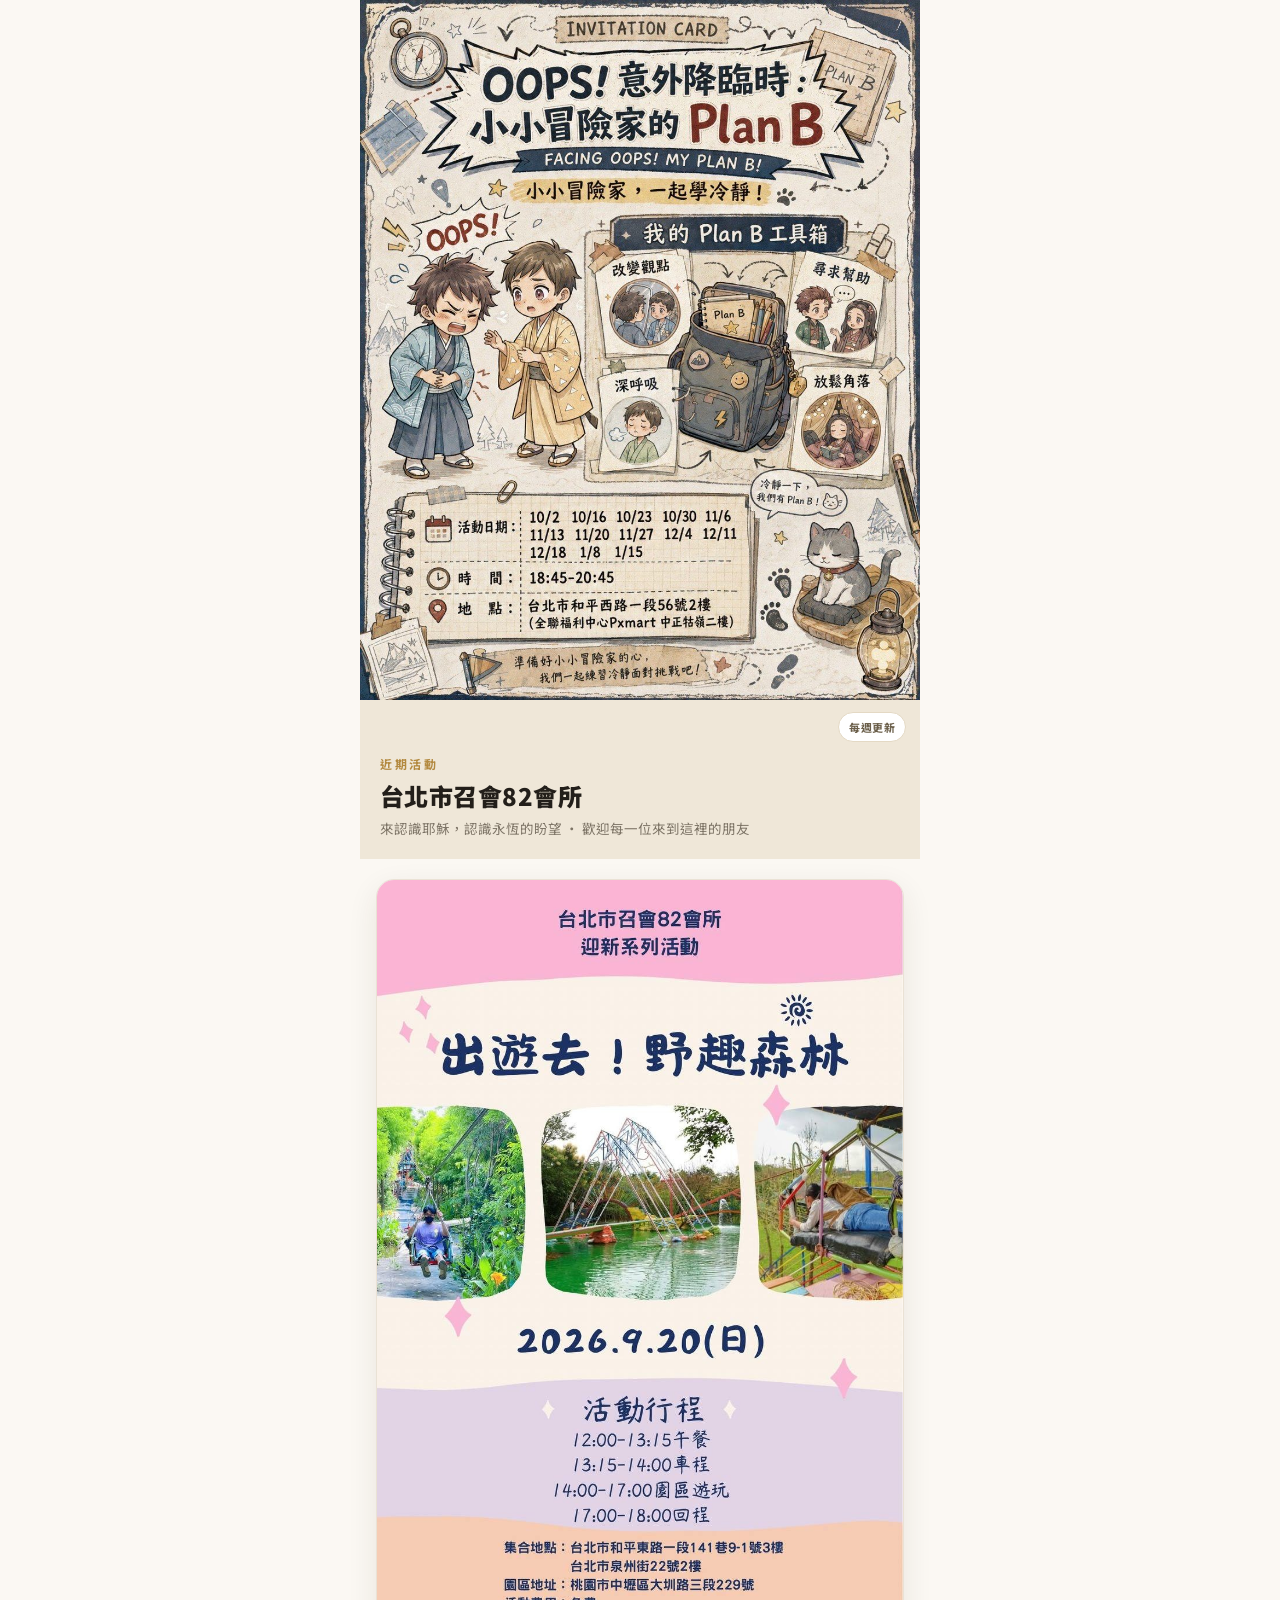
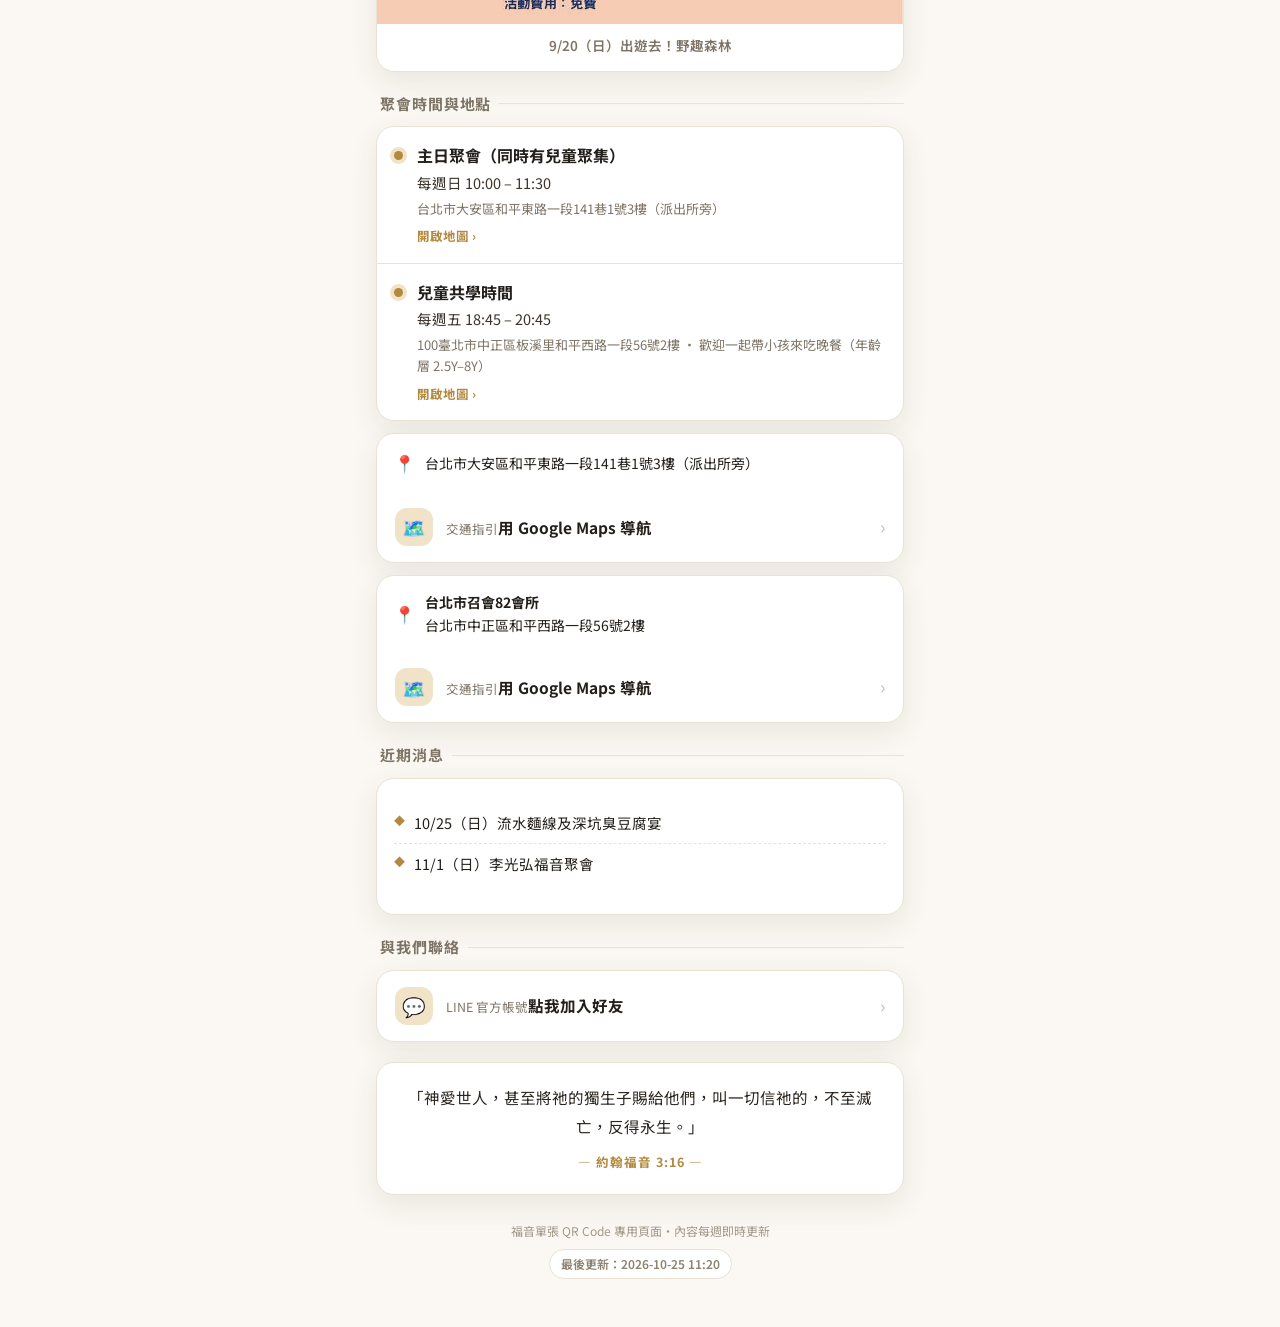
<file: index.html>
<!DOCTYPE html>
<html lang="zh-Hant">
<head>
<meta charset="utf-8">
<meta name="viewport" content="width=device-width, initial-scale=1, viewport-fit=cover">
<title>台北市召會82會所</title>
<meta name="description" content="聚會時間、地點與聯絡資訊，內容即時更新。">
<meta property="og:title" content="台北市召會82會所">
<meta property="og:description" content="聚會時間、地點與聯絡資訊">
<meta property="og:image" content="assets/cover-20260914100733.jpg?v=20260914100733">
<meta name="theme-color" content="#1f1b16">
<link rel="preconnect" href="https://fonts.googleapis.com">
<link rel="preconnect" href="https://fonts.gstatic.com" crossorigin>
<link href="https://fonts.googleapis.com/css2?family=Noto+Sans+TC:wght@400;500;700;900&display=swap" rel="stylesheet">
<style>
  :root{
    --bg:#fbf8f3; --card:#ffffff; --ink:#231f1a; --muted:#7d7466;
    --gold:#b3893f; --gold-soft:#f0e3c8; --line:#eae2d5; --shadow:0 10px 30px rgba(60,45,20,.09);
  }
  *{box-sizing:border-box;-webkit-tap-highlight-color:transparent}
  html,body{margin:0;padding:0}
  body{
    background:var(--bg); color:var(--ink);
    font-family:"Noto Sans TC",-apple-system,BlinkMacSystemFont,"Segoe UI",system-ui,sans-serif;
    line-height:1.65; -webkit-font-smoothing:antialiased;
  }
  .wrap{max-width:560px;margin:0 auto;padding:0 0 48px}
  /* ── Hero ── */
  .hero{position:relative;background:#111;overflow:hidden}
  .hero img{display:block;width:100%;aspect-ratio:16/10;object-fit:cover;opacity:.94}
  .hero .veil{position:absolute;inset:0;background:linear-gradient(to top,rgba(10,8,5,.88) 8%,rgba(10,8,5,.15) 55%,rgba(10,8,5,.35) 100%)}
  .hero .txt{position:absolute;left:0;right:0;bottom:0;padding:22px 22px 24px;color:#fff}
  .hero .eyebrow{font-size:12px;letter-spacing:.22em;color:#f4dfae;font-weight:700;margin-bottom:6px}
  .hero h1{margin:0;font-size:27px;font-weight:900;letter-spacing:.02em;line-height:1.3;text-shadow:0 2px 14px rgba(0,0,0,.5)}
  .hero p{margin:6px 0 0;font-size:13.5px;color:#eee3cf;opacity:.95}
  .stamp{position:absolute;top:14px;right:14px;background:rgba(255,255,255,.14);backdrop-filter:blur(8px);
    border:1px solid rgba(255,255,255,.28);color:#fff;font-size:11px;font-weight:700;
    padding:5px 10px;border-radius:999px;letter-spacing:.04em}
  /* ── Hero: 海報模式（直式圖不裁切，標題移到圖下方） ── */
  .hero.poster{display:flex;flex-direction:column;background:#efe7d8}
  .hero.poster img{aspect-ratio:auto;object-fit:contain;opacity:1}
  .hero.poster .veil{display:none}
  .hero.poster .stamp{position:static;align-self:flex-end;margin:12px 14px 0;
    background:#fff;color:#6b5f4a;border-color:#e4d9c4;backdrop-filter:none}
  .hero.poster .txt{position:static;color:var(--ink);padding:12px 20px 20px}
  .hero.poster .eyebrow{color:var(--gold)}
  .hero.poster h1{font-size:24px;text-shadow:none}
  .hero.poster p{color:var(--muted);opacity:1}
  /* ── Sections ── */
  section{padding:0 16px;margin-top:20px}
  .card{background:var(--card);border:1px solid var(--line);border-radius:18px;box-shadow:var(--shadow);overflow:hidden}
  h2{font-size:15px;margin:0 0 10px 4px;font-weight:700;letter-spacing:.06em;color:var(--muted);
     display:flex;align-items:center;gap:8px}
  h2::after{content:"";flex:1;height:1px;background:var(--line)}
  /* ── Meetings ── */
  .meet{display:flex;gap:14px;padding:15px 17px;border-bottom:1px solid var(--line);align-items:flex-start}
  .meet:last-child{border-bottom:0}
  .meet .dot{width:9px;height:9px;border-radius:50%;background:var(--gold);flex:0 0 auto;margin-top:9px;
    box-shadow:0 0 0 4px var(--gold-soft)}
  .meet .n{font-weight:700;font-size:16px;margin:0}
  .meet .t{font-size:14.5px;color:#3c352c;margin:2px 0 0}
  .meet .p{font-size:13px;color:var(--muted);margin:3px 0 0}
  .meet a.maps{display:inline-block;margin-top:7px;font-size:12.5px;color:var(--gold);font-weight:700;text-decoration:none}
  .addr{display:flex;gap:10px;padding:15px 17px;align-items:center;font-size:14px}
  .addr .ico{font-size:17px}
  /* ── Posters（活動海報／單張） ── */
  .poster{display:block;text-decoration:none;color:inherit}
  .poster img{display:block;width:100%;height:auto}
  .poster .pc{padding:10px 16px 14px;font-size:13.5px;color:var(--muted);text-align:center;font-weight:600}
  /* ── Announcements ── */
  .news{padding:8px 17px 14px}
  .news li{list-style:none;position:relative;padding:8px 0 8px 20px;font-size:14.5px;border-bottom:1px dashed var(--line)}
  .news li:last-child{border-bottom:0}
  .news li::before{content:"◆";position:absolute;left:0;top:8px;color:var(--gold);font-size:11px}
  /* ── Verse ── */
  .verse{padding:20px 20px 22px;text-align:center}
  .verse .q{font-size:15.5px;line-height:1.9;color:#2c2620}
  .verse .r{margin-top:10px;font-size:12.5px;color:var(--gold);font-weight:700;letter-spacing:.08em}
  /* ── Contacts ── */
  .contact{display:block;text-decoration:none;color:inherit;display:flex;align-items:center;gap:13px;
    padding:16px 18px;border-bottom:1px solid var(--line)}
  .contact:last-child{border-bottom:0}
  .contact .ci{font-size:19px;width:38px;height:38px;flex:0 0 auto;border-radius:12px;background:var(--gold-soft);
    display:flex;align-items:center;justify-content:center}
  .contact .cl{font-size:12.5px;color:var(--muted);margin:0}
  .contact .cv{font-size:15.5px;font-weight:700;margin:0}
  .contact .arrow{margin-left:auto;color:#c9bda6;font-size:18px}
  .contact:active{background:#faf7f1}
  /* ── Footer ── */
  footer{text-align:center;padding:26px 20px 0;color:#a2988a;font-size:12px}
  footer .up{display:inline-block;margin-top:8px;padding:4px 11px;border:1px solid var(--line);
    border-radius:999px;background:#fff;color:#8b8271;font-weight:600}
  .fade{animation:fade .5s ease both}
  @keyframes fade{from{opacity:0;transform:translateY(6px)}to{opacity:1;transform:none}}
</style>
</head>
<body>
<div class="wrap">

  <header class="hero">
    <img id="cover" src="assets/cover-20260914100733.jpg?v=20260914100733" alt="聚會照片">
    <div class="veil"></div>
    <div class="stamp">每週更新</div>
    <div class="txt">
      <div class="eyebrow" id="eyebrow">WELCOME</div>
      <h1 id="title">—</h1>
      <p id="subtitle">—</p>
    </div>
  </header>

  <section id="postersSec" style="display:none">
    <div class="card" id="posters"></div>
  </section>

  <section>
    <h2>聚會時間與地點</h2>
    <div class="card" id="meetings"></div>
    <div class="card" style="margin-top:12px">
      <div class="addr"><span class="ico">📍</span><span id="addr">—</span></div>
      <a class="contact" id="mapBtn" href="#" target="_blank" rel="noopener">
        <span class="ci">🗺️</span>
        <span><span class="cl">交通指引</span><span class="cv">用 Google Maps 導航</span></span>
        <span class="arrow">›</span>
      </a>
    </div>
    <div class="card" id="halls" style="margin-top:12px"></div>
  </section>

  <section>
    <h2 id="newsH2">本週消息</h2>
    <div class="card"><ul class="news" id="news"></ul></div>
  </section>

  <section>
    <h2>與我們聯絡</h2>
    <div class="card" id="contacts"></div>
  </section>

  <section>
    <div class="card verse">
      <div class="q" id="verseText">—</div>
      <div class="r" id="verseRef">—</div>
    </div>
  </section>

  <footer>
    <div id="footerNote">—</div>
    <div class="up" id="updated">—</div>
  </footer>
</div>

<script id="content-data" type="application/json">{"site_title": "台北市召會82會所", "tagline": "來認識耶穌，認識永恆的盼望", "sub_tagline": "歡迎每一位來到這裡的朋友", "cover_image": "assets/cover-20260914100733.jpg", "cover_version": "20260914100733", "cover_mode": "poster", "cover_caption": "近期活動", "news_title": "近期消息", "announcements": ["10/25（日）流水麵線及深坑臭豆腐宴", "11/1（日）李光弘福音聚會"], "meetings": [{"name": "主日聚會（同時有兒童聚集）", "time": "每週日 10:00 – 11:30", "place": "台北市大安區和平東路一段141巷1號3樓（派出所旁）", "maps": "https://www.google.com/maps/search/?api=1&query=%E5%8F%B0%E5%8C%97%E5%B8%82%E5%A4%A7%E5%AE%89%E5%8D%80%E5%92%8C%E5%B9%B3%E6%9D%B1%E8%B7%AF%E4%B8%80%E6%AE%B5141%E5%B7%B71%E8%99%9F3%E6%A8%93"}, {"name": "兒童共學時間", "time": "每週五 18:45 – 20:45", "place": "100臺北市中正區板溪里和平西路一段56號2樓 · 歡迎一起帶小孩來吃晚餐（年齡層 2.5Y–8Y）", "maps": "https://share.google/ql4QYTFnkKjJPTWPV"}], "verse": {"text": "神愛世人，甚至將祂的獨生子賜給他們，叫一切信祂的，不至滅亡，反得永生。", "ref": "約翰福音 3:16"}, "address": "台北市大安區和平東路一段141巷1號3樓（派出所旁）", "map_url": "https://www.google.com/maps/search/?api=1&query=%E5%8F%B0%E5%8C%97%E5%B8%82%E5%A4%A7%E5%AE%89%E5%8D%80%E5%92%8C%E5%B9%B3%E6%9D%B1%E8%B7%AF%E4%B8%80%E6%AE%B5141%E5%B7%B71%E8%99%9F3%E6%A8%93", "halls": [{"name": "台北市召會82會所", "address": "台北市中正區和平西路一段56號2樓", "maps": "https://maps.app.goo.gl/7GmfMdh87rVjUFPs7"}], "contacts": [{"label": "LINE 官方帳號", "value": "點我加入好友", "url": "https://line.me/R/ti/p/@038lqqes", "icon": "💬"}], "footer_note": "福音單張 QR Code 專用頁面・內容每週即時更新", "updated_at": "2026-10-25 11:20", "posters": [{"image": "assets/poster-20260917203453.jpg", "version": "20260917203453", "caption": "9/20（日）出遊去！野趣森林", "alt": "9/20（日）出遊去！野趣森林"}]}</script>
<script>
(function(){
  var C = JSON.parse(document.getElementById('content-data').textContent);
  var $ = function(id){ return document.getElementById(id); };
  var esc = function(s){ return String(s==null?'':s).replace(/[&<>"]/g, function(c){
      return ({'&':'&amp;','<':'&lt;','>':'&gt;','"':'&quot;'})[c]; }); };

  document.title = C.site_title || '聚會資訊';
  $('title').textContent = C.site_title || '';
  $('subtitle').textContent = [C.tagline, C.sub_tagline].filter(Boolean).join(' · ');
  $('eyebrow').textContent = (C.cover_caption || 'WELCOME').toUpperCase();
  var cover = $('cover');
  cover.src = (C.cover_image || '') + (C.cover_version ? ('?v=' + encodeURIComponent(C.cover_version)) : '');
  cover.alt = C.cover_caption || '聚會照片';
  if (C.cover_mode === 'poster') document.querySelector('.hero').classList.add('poster');

  $('meetings').innerHTML = (C.meetings || []).map(function(m){
    return '<div class="meet"><span class="dot"></span><div>'
      + '<p class="n">' + esc(m.name) + '</p>'
      + '<p class="t">' + esc(m.time) + '</p>'
      + (m.place ? '<p class="p">' + esc(m.place) + '</p>' : '')
      + (m.maps ? '<a class="maps" target="_blank" rel="noopener" href="' + esc(m.maps) + '">開啟地圖 ›</a>' : '')
      + '</div></div>';
  }).join('');

  $('addr').textContent = C.address || '';
  $('mapBtn').href = C.map_url || '#';

  var halls = (C.halls || []);
  if (halls.length) {
    $('halls').innerHTML = halls.map(function(h){
      return '<div class="addr"><span class="ico">📍</span><span>'
        + (h.name ? '<b>' + esc(h.name) + '</b><br>' : '') + esc(h.address) + '</span></div>'
        + (h.maps ? '<a class="contact" href="' + esc(h.maps) + '" target="_blank" rel="noopener">'
            + '<span class="ci">🗺️</span><span><span class="cl">交通指引</span>'
            + '<span class="cv">用 Google Maps 導航</span></span><span class="arrow">›</span></a>' : '');
    }).join('');
  } else {
    $('halls').style.display = 'none';
  }

  var posters = (C.posters || []);
  if (posters.length) {
    $('posters').innerHTML = posters.map(function(p){
      var src = esc(p.image) + (p.version ? ('?v=' + encodeURIComponent(p.version)) : '');
      return '<a class="poster" href="' + src + '" target="_blank" rel="noopener">'
        + '<img src="' + src + '" alt="' + esc(p.alt || p.caption || '活動海報') + '" loading="lazy">'
        + (p.caption ? '<div class="pc">' + esc(p.caption) + '</div>' : '')
        + '</a>';
    }).join('');
    $('postersSec').style.display = '';
  }

  $('newsH2').textContent = C.news_title || '本週消息';
  $('news').innerHTML = (C.announcements || []).map(function(a){ return '<li>' + esc(a) + '</li>'; }).join('');

  $('contacts').innerHTML = (C.contacts || []).map(function(k){
    return '<a class="contact" href="' + esc(k.url) + '" target="_blank" rel="noopener">'
      + '<span class="ci">' + esc(k.icon || '•') + '</span>'
      + '<span><span class="cl">' + esc(k.label) + '</span><span class="cv">' + esc(k.value) + '</span></span>'
      + '<span class="arrow">›</span></a>';
  }).join('');

  $('verseText').textContent = '「' + (C.verse && C.verse.text || '') + '」';
  $('verseRef').textContent = '— ' + ((C.verse && C.verse.ref) || '') + ' —';
  $('footerNote').textContent = C.footer_note || '';
  $('updated').textContent = '最後更新：' + (C.updated_at || '');
  document.querySelector('.wrap').classList.add('fade');
})();
</script>
</body>
</html>
</file>
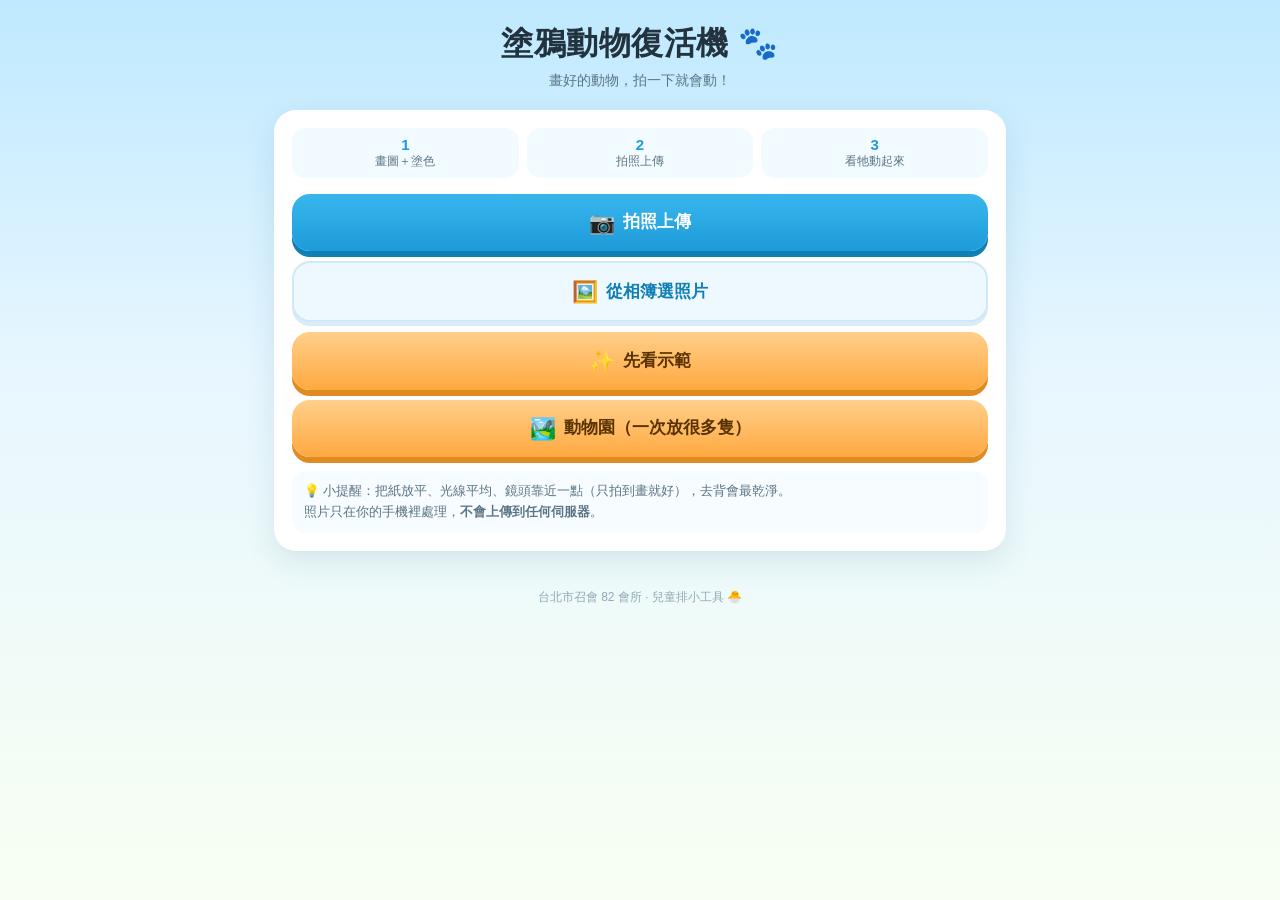
<file: animals/index.html>
<!DOCTYPE html>
<html lang="zh-Hant">
<head>
<meta charset="utf-8">
<meta name="viewport" content="width=device-width,initial-scale=1,viewport-fit=cover">
<meta name="theme-color" content="#7ad0ff">
<title>塗鴉動物復活機 🐾</title>
<meta name="description" content="把小朋友畫的動物上色圖拍下來，立刻變成會動的動物。照片不會上傳到任何伺服器。">
<link rel="stylesheet" href="style.css">
<link rel="icon" href="data:image/svg+xml,<svg xmlns='http://www.w3.org/2000/svg' viewBox='0 0 100 100'><text y='.9em' font-size='90'>🐾</text></svg>">
</head>
<body>

<header class="top">
  <h1>塗鴉動物復活機 <span class="paw">🐾</span></h1>
  <p class="sub">畫好的動物，拍一下就會動！</p>
</header>

<main>
  <!-- ① 上傳 -->
  <section id="pick" class="card">
    <div class="steps">
      <div class="step"><b>1</b> 畫圖＋塗色</div>
      <div class="step"><b>2</b> 拍照上傳</div>
      <div class="step"><b>3</b> 看牠動起來</div>
    </div>

    <label class="btn btn-main" for="fileCamera">
      <span class="ico">📷</span> 拍照上傳
    </label>
    <input id="fileCamera" type="file" accept="image/*" capture="environment" hidden>

    <label class="btn btn-2nd" for="fileAlbum">
      <span class="ico">🖼️</span> 從相簿選照片
    </label>
    <input id="fileAlbum" type="file" accept="image/*" hidden>

    <button id="btnDemo" class="btn btn-demo" type="button">
      <span class="ico">✨</span> 先看示範
    </button>

    <a class="btn btn-demo" href="zoo/" style="text-decoration:none">
      <span class="ico">🏞️</span> 動物園（一次放很多隻）
    </a>

    <p class="tip">
      💡 小提醒：把紙放平、光線平均、鏡頭靠近一點（只拍到畫就好），去背會最乾淨。<br>
      照片只在你的手機裡處理，<b>不會上傳到任何伺服器</b>。
    </p>
  </section>

  <!-- ② 舞台 -->
  <section id="play" class="card hidden">
    <div id="stageWrap" class="stage-wrap">
      <canvas id="stage"></canvas>
      <div id="busy" class="busy hidden"><div class="spinner"></div><span id="busyText">處理中…</span></div>
    </div>

    <div class="chips" id="animChips">
      <button class="chip active" data-anim="breathe">🫧 呼吸</button>
      <button class="chip" data-anim="walk">🐾 走路</button>
      <button class="chip" data-anim="jump">🎈 跳跳</button>
      <button class="chip" data-anim="dance">💃 跳舞</button>
      <button class="chip" data-anim="wave">🌊 波浪</button>
    </div>

    <div class="sliders">
      <label class="slider">
        <span>動作大小</span>
        <input id="amp" type="range" min="0" max="2" step="0.05" value="1">
      </label>
      <label class="slider">
        <span>速度快慢</span>
        <input id="speed" type="range" min="0.3" max="2.2" step="0.05" value="1">
      </label>
    </div>

    <div class="toggles">
      <label class="tg"><input id="tgScene" type="checkbox" checked> 加背景</label>
      <label class="tg"><input id="tgBg" type="checkbox" checked> 去背</label>
      <label class="tg"><input id="tgLight" type="checkbox" checked> 修正燈光</label>
    </div>

    <div class="actions">
      <button id="btnVideo" class="btn btn-main">📹 錄成影片</button>
      <button id="btnPng" class="btn btn-2nd">🖼️ 存透明圖</button>
      <button id="btnFull" class="btn btn-2nd">🖥️ 全螢幕</button>
      <button id="btnAgain" class="btn btn-ghost">🔄 換一張</button>
    </div>

    <p id="hint" class="hint"></p>
  </section>
</main>

<footer class="foot">台北市召會 82 會所 · 兒童排小工具 🐣</footer>

<div id="toast" class="toast"></div>

<script src="core.js"></script>
<script src="motion.js"></script>
<script src="app.js"></script>
</body>
</html>
</file>
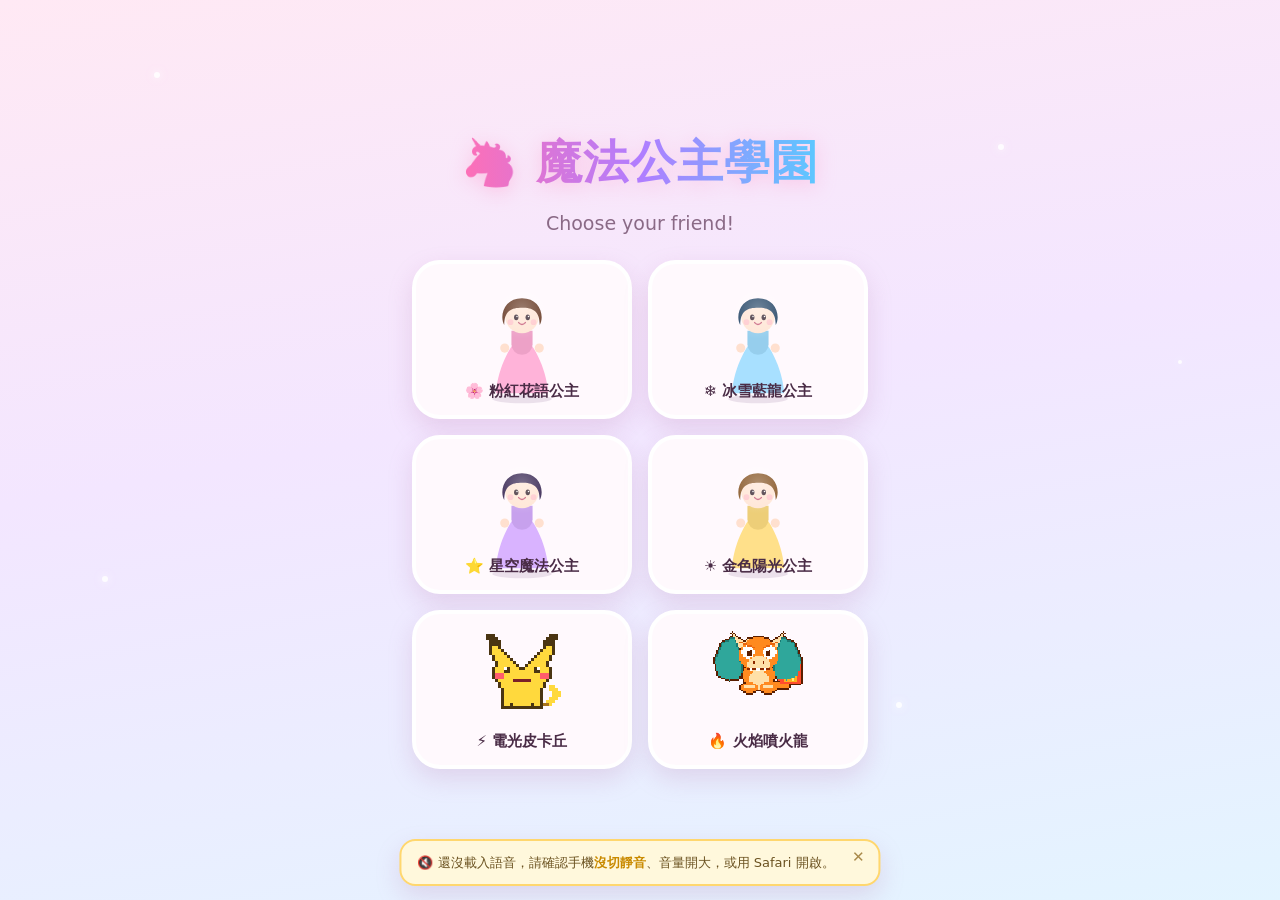
<file: princess/index.html>
<!doctype html>
<html lang="zh-Hant">
<head>
<meta charset="utf-8">
<meta name="viewport" content="width=device-width,initial-scale=1,maximum-scale=1,user-scalable=no,viewport-fit=cover">
<meta name="theme-color" content="#ffd6ec">
<meta name="apple-mobile-web-app-capable" content="yes">
<meta name="mobile-web-app-capable" content="yes">
<title>魔法公主學園 · Princess Magic Academy</title>
<link rel="stylesheet" href="css/app.css">
</head>
<body>
<div class="sky"><i class="star s1"></i><i class="star s2"></i><i class="star s3"></i><i class="star s4"></i><i class="star s5"></i></div>

<main id="app">

  <!-- ① 選夥伴 -->
  <section class="screen on" id="scr-boot">
    <h1 class="logo">🦄 魔法公主學園</h1>
    <p class="sub">Choose your friend!</p>
    <div class="picks" id="companionPicks"></div>
    <button class="ghost" id="btnContinue" hidden>出發 ▶</button>
  </section>

  <!-- ② 公主房間（主畫面） -->
  <section class="screen" id="scr-room">
    <header class="hud">
      <div class="stones" id="stoneBox"><span class="gem">💎</span><b id="stoneCount">0</b></div>
      <div class="hud-right">
        <button class="hud-btn" id="btnVoice" aria-label="聲音">🔊</button>
        <button class="hud-btn" id="btnParent" aria-label="家長">⚙️</button>
      </div>
    </header>

    <div class="stage" id="stage">
      <svg class="stagebg" viewBox="0 0 400 300" preserveAspectRatio="xMidYMax slice" aria-hidden="true">
        <g fill="#ffffff" opacity=".72">
          <ellipse cx="86" cy="60" rx="30" ry="16"/><ellipse cx="112" cy="54" rx="20" ry="12"/>
          <ellipse cx="300" cy="86" rx="26" ry="14"/><ellipse cx="276" cy="80" rx="16" ry="10"/>
        </g>
        <circle cx="342" cy="48" r="24" fill="#fff" opacity=".8"/>
        <circle cx="332" cy="42" r="24" fill="#ffe9f6" opacity=".95"/>
        <g fill="#d9b3ff" opacity=".95">
          <rect x="34" y="120" width="46" height="180" rx="6"/>
          <path d="M30 122 L57 84 L84 122 Z"/>
          <path d="M52 70 l5 12 l5 -12 z"/>
          <rect x="88" y="158" width="224" height="142"/>
          <rect x="320" y="132" width="46" height="168" rx="6"/>
          <path d="M316 134 L343 96 L370 134 Z"/>
          <path d="M338 82 l5 12 l5 -12 z"/>
        </g>
        <rect x="20" y="238" width="360" height="62" rx="10" fill="#dcbcff" opacity=".85"/>
        <g fill="#fff8fc" stroke="#e3c8ff" stroke-width="3">
          <rect x="142" y="178" width="30" height="46" rx="15"/>
          <rect x="228" y="178" width="30" height="46" rx="15"/>
          <rect x="184" y="204" width="32" height="32" rx="16"/>
        </g>
        <g fill="#fff" opacity=".7">
          <circle cx="70" cy="40" r="2.4"/><circle cx="120" cy="24" r="1.8"/>
          <circle cx="210" cy="36" r="2.2"/><circle cx="264" cy="18" r="1.6"/>
        </g>
      </svg>
      <div class="decor" id="decorLayer"></div>
      <div class="princess" id="princess"></div>
      <div class="bubble" id="bubble" hidden><span id="bubbleText"></span></div>
    </div>

    <div class="big-btns">
      <button class="big b1" id="btnPlay"><span class="em">🗺️</span><span class="lb">魔法探險</span></button>
      <button class="big b2" id="btnDex"><span class="em">🎴</span><span class="lb">寶卡圖鑑</span></button>
      <button class="big b3" id="btnShop"><span class="em">🎁</span><span class="lb">魔法商店</span></button>
      <button class="big b4" id="btnBopo"><span class="em">ㄅ</span><span class="lb">注音 ㄅㄆㄇ</span></button>
    </div>
  </section>

  <!-- ②-b 注音魔法屋 -->
  <section class="screen" id="scr-bopo">
    <header class="top">
      <button class="hud-btn" data-back="room">⬅️</button>
      <h2 class="title">注音魔法屋 ㄅㄆㄇ</h2>
      <div class="stones small"><span class="gem">💎</span><b class="stoneCount">0</b></div>
    </header>
    <div class="bopo-tabs" id="bopoTabs">
      <button data-tab="chart" class="on">🔤 圖鑑</button>
      <button data-tab="listen">👂 聽一聽</button>
      <button data-tab="blend">🧩 拼一拼</button>
    </div>
    <div class="bopo-body" id="bopoBody"></div>
  </section>

  <!-- ③ 地圖 -->
  <section class="screen" id="scr-map">
    <header class="top">
      <button class="hud-btn" data-back="room">⬅️</button>
      <h2 class="title">魔法探險地圖</h2>
      <div class="stones small"><span class="gem">💎</span><b class="stoneCount">0</b></div>
    </header>
    <div class="units" id="units"></div>
  </section>

  <!-- ④ 上課 -->
  <section class="screen lesson" id="scr-lesson">
    <header class="top lesson-top">
      <button class="hud-btn" id="btnQuit">✖️</button>
      <div class="dots" id="dots"></div>
      <button class="hud-btn" id="btnReplay">🔊</button>
    </header>
    <div class="lesson-body" id="lessonBody"></div>
  </section>

  <!-- ⑤ 圖鑑 -->
  <section class="screen" id="scr-dex">
    <header class="top">
      <button class="hud-btn" data-back="room">⬅️</button>
      <h2 class="title">寶卡圖鑑</h2>
      <div class="dex-count"><b id="dexOwned">0</b>/<span id="dexTotal">12</span></div>
    </header>
    <div class="dex-grid" id="dexGrid"></div>
  </section>

  <!-- ⑥ 商店 -->
  <section class="screen" id="scr-shop">
    <header class="top">
      <button class="hud-btn" data-back="room">⬅️</button>
      <h2 class="title">魔法商店</h2>
      <div class="stones small"><span class="gem">💎</span><b class="stoneCount">0</b></div>
    </header>
    <div class="shop-grid" id="shopGrid"></div>
  </section>

  <!-- ⑦ 家長後台 -->
  <section class="screen" id="scr-parent">
    <header class="top">
      <button class="hud-btn" data-back="room">⬅️</button>
      <h2 class="title">家長管理</h2>
      <div style="width:56px"></div>
    </header>
    <div class="parent-body" id="parentBody"></div>
  </section>

</main>

<!-- 卡片彈窗 -->
<div class="modal" id="modal" hidden>
  <div class="modal-inner" id="modalInner"></div>
  <button class="modal-close" id="modalClose">✖️</button>
</div>

<!-- 時間到鎖屏 -->
<div class="lockscreen" id="lock" hidden>
  <div class="lock-card">
    <div class="lock-emoji">🌙</div>
    <h2>今天的魔法用完囉！</h2>
    <p>明天再來一起玩 💫</p>
    <button class="ghost" id="lockParent">家長解鎖</button>
  </div>
</div>

<!-- 星塵特效層 -->
<div class="fx" id="fx"></div>

<script src="js/data.js"></script>
<script src="js/logic.js"></script>
<script src="js/audio.js"></script>
<script src="js/store.js"></script>
<script src="js/sprites.js"></script>
<script src="js/games.js"></script>
<script src="js/bopomofo.js"></script>
<script src="js/app.js"></script>
</body>
</html>
</file>
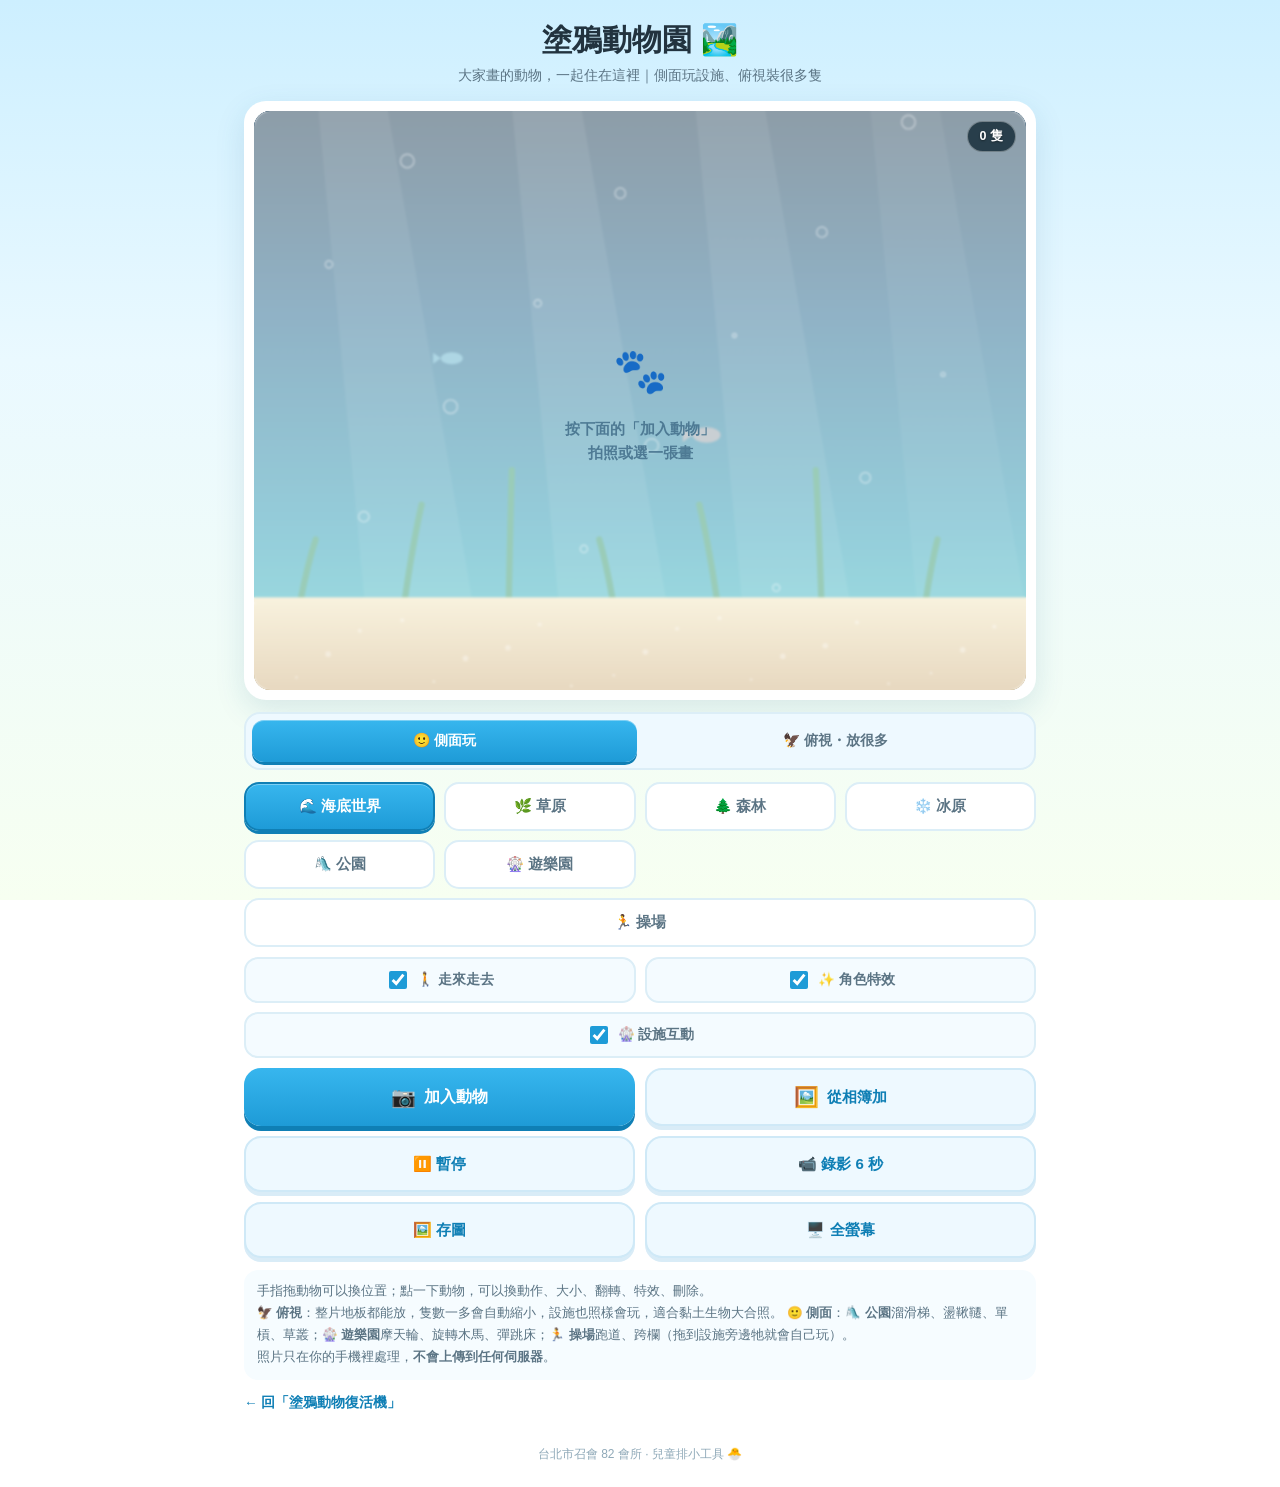
<file: animals/zoo/index.html>
<!DOCTYPE html>
<html lang="zh-Hant">
<head>
<meta charset="utf-8">
<meta name="viewport" content="width=device-width,initial-scale=1,viewport-fit=cover">
<meta name="theme-color" content="#2aa7d8">
<title>塗鴉動物園 🏞️</title>
<meta name="description" content="把大家畫的動物放進同一個畫面，切換海底世界、草原、森林、冰原，還有會互動的公園、遊樂園、操場。照片不會上傳。">
<link rel="stylesheet" href="zoo.css">
<link rel="icon" href="data:image/svg+xml,<svg xmlns='http://www.w3.org/2000/svg' viewBox='0 0 100 100'><text y='.9em' font-size='90'>🏞️</text></svg>">
</head>
<body>

<header class="top">
  <h1>塗鴉動物園 <span class="bob">🏞️</span></h1>
  <p class="sub">大家畫的動物，一起住在這裡｜側面玩設施、俯視裝很多隻</p>
</header>

<main>
  <div id="appBanner" class="banner hidden">
    📱 如果你按了「加入動物」沒反應：點右上角 <b>⋯</b> → <b>在瀏覽器開啟</b>（Telegram／LINE 內建瀏覽器會擋上傳）
  </div>

  <div class="stage-card">
    <div id="stageWrap" class="stage-wrap">
      <canvas id="stage"></canvas>
      <div id="empty" class="empty">
        <div class="empty-emoji">🐾</div>
        <div>按下面的「加入動物」<br>拍照或選一張畫</div>
      </div>
      <div id="busy" class="busy hidden"><div class="spinner"></div><span id="busyText">處理中…</span></div>
      <div id="count" class="count">0 隻</div>
      <div id="toast" class="toast"></div>
    </div>
  </div>

  <div class="views" id="views">
    <button class="view-chip active" data-view="side">🙂 側面玩</button>
    <button class="view-chip" data-view="top">🦅 俯視・放很多</button>
  </div>

  <div class="bgs" id="bgs">
    <button class="bg-chip active" data-bg="sea">🌊 海底世界</button>
    <button class="bg-chip" data-bg="grass">🌿 草原</button>
    <button class="bg-chip" data-bg="forest">🌲 森林</button>
    <button class="bg-chip" data-bg="ice">❄️ 冰原</button>
    <button class="bg-chip" data-bg="park">🛝 公園</button>
    <button class="bg-chip" data-bg="fun">🎡 遊樂園</button>
    <button class="bg-chip" data-bg="track">🏃 操場</button>
  </div>

  <div class="switches">
    <label class="sw"><input id="tgWalk" type="checkbox" checked> 🚶 走來走去</label>
    <label class="sw"><input id="tgFx" type="checkbox" checked> ✨ 角色特效</label>
    <label class="sw"><input id="tgFac" type="checkbox" checked> 🎡 設施互動</label>
  </div>

  <div class="row">
    <label class="btn btn-main" for="fileCam" id="labCam"><span class="ico">📷</span> 加入動物</label>
    <input id="fileCam" type="file" accept="image/*" capture="environment" hidden>
    <label class="btn btn-2nd" for="fileAlbum" id="labAlbum"><span class="ico">🖼️</span> 從相簿加</label>
    <input id="fileAlbum" type="file" accept="image/*" multiple hidden>
  </div>

  <div class="row small">
    <button id="btnPause" class="btn btn-2nd">⏸️ 暫停</button>
    <button id="btnVideo" class="btn btn-2nd">📹 錄影 6 秒</button>
    <button id="btnShot" class="btn btn-2nd">🖼️ 存圖</button>
    <button id="btnFull" class="btn btn-2nd">🖥️ 全螢幕</button>
  </div>

  <div id="tools" class="tools hidden">
    <div class="tools-head">
      <span id="toolName" class="tool-name">動物</span>
      <span class="tools-tip">點動物下方的按鈕來調整</span>
    </div>
    <div class="tools-row">
      <button data-act="anim">🔁 換動作</button>
      <button data-act="big">➕ 放大</button>
      <button data-act="small">➖ 縮小</button>
      <button data-act="flip">↔️ 翻轉</button>
      <button data-act="del" class="danger">🗑️ 刪除</button>
    </div>
    <div class="tools-row fx-row">
      <span class="fx-label">牠會噴什麼？</span>
      <button data-fx="fire">🔥 火</button>
      <button data-fx="bolt">⚡ 電</button>
      <button data-fx="ice">❄️ 冰</button>
      <button data-fx="wind">🌬️ 風</button>
      <button data-fx="none">🚫 不用</button>
    </div>
  </div>

  <p class="hint" id="hint">
    手指拖動物可以換位置；點一下動物，可以換動作、大小、翻轉、特效、刪除。<br>
    <b>🦅 俯視</b>：整片地板都能放，隻數一多會自動縮小，設施也照樣會玩，適合黏土生物大合照。
    <b>🙂 側面</b>：<b>🛝 公園</b>溜滑梯、盪鞦韆、單槓、草叢；<b>🎡 遊樂園</b>摩天輪、旋轉木馬、彈跳床；<b>🏃 操場</b>跑道、跨欄（拖到設施旁邊牠就會自己玩）。<br>
    照片只在你的手機裡處理，<b>不會上傳到任何伺服器</b>。
  </p>

  <a class="back" href="../">← 回「塗鴉動物復活機」</a>
</main>

<footer class="foot">台北市召會 82 會所 · 兒童排小工具 🐣</footer>

<script src="../core.js"></script>
<script src="../motion.js"></script>
<script src="zoo.js"></script>
</body>
</html>
</file>
<file: animals/style.css>
:root{
  --sky1:#bfe9ff; --sky2:#eaf8ff;
  --ink:#22333f; --ink2:#5b7484;
  --brand:#1e9bd7; --brand-dk:#0f7fb5;
  --accent:#ff9f43; --ok:#2ec4a6;
  --card:#ffffff; --line:#dceef7;
  --shadow:0 10px 30px rgba(24,90,130,.13);
}
*{box-sizing:border-box}
html,body{margin:0;padding:0}
body{
  font-family:-apple-system,BlinkMacSystemFont,"Segoe UI","Noto Sans TC","PingFang TC","Microsoft JhengHei",sans-serif;
  color:var(--ink);
  background:linear-gradient(180deg,#bfe9ff 0%,#e8f7ff 42%,#f8fff2 100%) fixed;
  min-height:100vh; -webkit-text-size-adjust:100%;
}
.top{text-align:center;padding:22px 16px 6px}
.top h1{margin:0;font-size:clamp(22px,6vw,32px);letter-spacing:.5px}
.top .paw{display:inline-block;animation:paw 2.4s ease-in-out infinite}
@keyframes paw{0%,100%{transform:rotate(-8deg) scale(1)}50%{transform:rotate(8deg) scale(1.12)}}
.top .sub{margin:6px 0 0;color:var(--ink2);font-size:14px}
main{max-width:760px;margin:0 auto;padding:14px 14px calc(38px + env(safe-area-inset-bottom,0px))}
.card{background:var(--card);border-radius:22px;box-shadow:var(--shadow);padding:18px}
.hidden{display:none !important}

/* 步驟 */
.steps{display:flex;gap:8px;margin-bottom:16px}
.step{flex:1;text-align:center;font-size:12px;color:var(--ink2);background:#f2fbff;border-radius:14px;padding:8px 4px}
.step b{display:block;font-size:15px;color:var(--brand)}

/* 按鈕 */
.btn{
  display:flex;align-items:center;justify-content:center;gap:8px;
  width:100%;border:0;border-radius:18px;padding:16px;margin:10px 0;
  font-size:17px;font-weight:700;cursor:pointer;line-height:1.2;
  font-family:inherit;text-align:center;transition:transform .08s,filter .15s;
  -webkit-tap-highlight-color:transparent;
}
.btn:active{transform:scale(.98)}
.btn .ico{font-size:21px}
.btn-main{background:linear-gradient(180deg,#37b6ee,#1e9bd7);color:#fff;box-shadow:0 6px 0 #0f7fb5}
.btn-main:active{box-shadow:0 3px 0 #0f7fb5;transform:translateY(3px)}
.btn-2nd{background:#eef9ff;color:var(--brand-dk);border:2px solid #cfe9f7;box-shadow:0 4px 0 #d9ecf7}
.btn-demo{background:linear-gradient(180deg,#ffcf8a,#ffa940);color:#5a3200;box-shadow:0 6px 0 #e08b22}
.btn-ghost{background:#fff;color:var(--ink2);border:2px dashed #ccdde7;font-size:15px;padding:12px}
.btn[disabled]{filter:grayscale(.5);opacity:.6;pointer-events:none}
.tip{margin:14px 0 0;font-size:12.5px;line-height:1.7;color:var(--ink2);background:#f6fcff;border-radius:14px;padding:10px 12px}

/* 舞台 */
.stage-wrap{position:relative;border-radius:18px;overflow:hidden;background:#eaf8ff;aspect-ratio:4/3}
#stage{display:block;width:100%;height:100%}
.busy{
  position:absolute;inset:0;display:flex;flex-direction:column;align-items:center;justify-content:center;
  gap:12px;background:rgba(255,255,255,.82);backdrop-filter:blur(3px);font-weight:700;color:var(--brand-dk);font-size:15px
}
.spinner{width:42px;height:42px;border-radius:50%;border:5px solid #cfe9f7;border-top-color:var(--brand);animation:spin .9s linear infinite}
@keyframes spin{to{transform:rotate(360deg)}}

/* 選項 */
.chips{display:flex;gap:8px;flex-wrap:wrap;margin:14px 0 18px}
.chip{
  flex:1 1 auto;min-width:84px;padding:11px 10px;border-radius:14px;border:2px solid #dceef7;background:#fff;
  font-size:14px;font-weight:700;color:var(--ink2);cursor:pointer;font-family:inherit;
  -webkit-tap-highlight-color:transparent;
}
.chip.active{background:linear-gradient(180deg,#37b6ee,#1e9bd7);border-color:#0f7fb5;color:#fff;
  box-shadow:0 3px 0 #0f7fb5, inset 0 1px 0 rgba(255,255,255,.35);transform:translateY(-1px)}
.chip:active{transform:scale(.97)}
.sliders{display:flex;gap:14px;margin-top:12px;flex-wrap:wrap}
.slider{flex:1 1 150px;font-size:13px;color:var(--ink2);font-weight:700}
.slider input[type=range]{
  width:100%;margin-top:8px;height:34px;accent-color:var(--brand);cursor:pointer;
  -webkit-appearance:none;appearance:none;background:transparent;
}
.slider input[type=range]::-webkit-slider-runnable-track{height:10px;border-radius:99px;background:#dceef7}
.slider input[type=range]::-webkit-slider-thumb{
  -webkit-appearance:none;width:30px;height:30px;margin-top:-10px;border-radius:50%;
  background:#fff;border:4px solid var(--brand);box-shadow:0 2px 6px rgba(15,127,181,.35)
}
.slider input[type=range]::-moz-range-track{height:10px;border-radius:99px;background:#dceef7}
.slider input[type=range]::-moz-range-thumb{width:22px;height:22px;border-radius:50%;background:#fff;border:4px solid var(--brand)}
.toggles{display:flex;gap:8px;flex-wrap:wrap;margin-top:14px;justify-content:center}
.tg{flex:1 1 30%;justify-content:center;display:flex;align-items:center;gap:6px;font-size:13.5px;font-weight:700;color:var(--ink2);background:#f6fcff;border-radius:12px;padding:7px 11px}
.tg input{accent-color:var(--brand);width:16px;height:16px}
.actions{display:grid;grid-template-columns:1fr 1fr;gap:10px;margin-top:14px}
.actions .btn{margin:0;font-size:15px;padding:15px 8px;min-height:58px;align-items:center}
.actions .btn-ghost{grid-column:1 / -1;min-height:58px;padding:15px 8px}
.hint{margin:12px 0 0;font-size:13px;color:var(--ink2);min-height:0;line-height:1.6}
.hint.warn{color:#b4600a;background:#fff7e8;border-radius:12px;padding:10px 12px}

/* 全螢幕時把舞台撐滿 */
.stage-wrap:fullscreen{aspect-ratio:auto;border-radius:0;background:#000}
.stage-wrap:fullscreen #stage{width:100vw;height:100vh}

/* toast */
.toast{
  position:fixed;left:50%;bottom:26px;transform:translate(-50%,80px);
  background:rgba(34,51,63,.94);color:#fff;padding:12px 18px;border-radius:999px;
  font-size:14px;font-weight:700;opacity:0;transition:transform .25s,opacity .25s;pointer-events:none;z-index:99;
  max-width:88vw;text-align:center;
}
.toast.show{opacity:1;transform:translate(-50%,0)}

.foot{text-align:center;font-size:12px;color:#8fa9b8;padding:0 16px 26px}

@media (max-width:420px){
  .card{padding:14px;border-radius:18px}
  .step{font-size:11px}
}
</file>
<file: princess/css/app.css>
/* app.css — 魔法公主學園：粉彩、大按鈕、平板優先 */
:root{
  --pink:#ff8fc7; --pink-2:#ffd6ec; --purple:#b07dff; --blue:#7fd3ff;
  --gold:#ffca3a; --text:#4a2c46; --card:#fff9fd;
  --shadow:0 10px 24px rgba(180,120,170,.22);
  --r:28px;
}
*{box-sizing:border-box;-webkit-tap-highlight-color:transparent}
html,body{margin:0;padding:0;height:100%}
body{
  font-family:"Noto Sans TC","PingFang TC","Microsoft JhengHei",system-ui,-apple-system,sans-serif;
  color:var(--text);
  background:linear-gradient(170deg,#ffe9f4 0%,#f3e6ff 45%,#e3f4ff 100%);
  overflow:hidden; user-select:none;
}
.sky{position:fixed;inset:0;pointer-events:none;z-index:0}
.star{position:absolute;width:6px;height:6px;border-radius:50%;background:#fff;box-shadow:0 0 10px #fff,0 0 22px #ffd6ec;opacity:.85;animation:tw 3.6s infinite ease-in-out}
.s1{top:8%;left:12%}.s2{top:16%;left:78%;animation-delay:.6s}
.s3{top:64%;left:8%;animation-delay:1.2s}.s4{top:78%;left:70%;animation-delay:1.8s}
.s5{top:40%;left:92%;animation-delay:2.4s;width:4px;height:4px}
@keyframes tw{0%,100%{opacity:.25;transform:scale(.8)}50%{opacity:1;transform:scale(1.25)}}

#app{position:relative;z-index:1;height:100dvh;width:100%;max-width:1180px;margin:0 auto}

.screen{position:absolute;inset:0;display:none;flex-direction:column;padding:14px 16px calc(14px + env(safe-area-inset-bottom));}
.screen.on{display:flex;animation:fade .28s ease}
@keyframes fade{from{opacity:0;transform:scale(.985)}to{opacity:1;transform:none}}

/* ── 首頁／選夥伴 ── */
#scr-boot{align-items:center;justify-content:center;gap:18px;text-align:center}
.logo{margin:0;font-size:clamp(28px,5vw,46px);letter-spacing:1px;
  background:linear-gradient(90deg,#ff6fb5,#b07dff,#5cc8ff);-webkit-background-clip:text;background-clip:text;color:transparent;
  filter:drop-shadow(0 4px 10px rgba(255,143,199,.4))}
.sub{margin:0;color:#8a6a86;font-size:clamp(14px,2vw,19px)}
.picks{display:grid;grid-template-columns:repeat(2,minmax(150px,220px));gap:16px;margin-top:8px}
.pick{background:var(--card);border:4px solid #fff;border-radius:var(--r);padding:14px 10px;box-shadow:var(--shadow);
  display:flex;flex-direction:column;align-items:center;gap:8px;cursor:pointer;transition:transform .18s,box-shadow .18s}
.pick:active{transform:scale(.96)}
.pick.sel{border-color:var(--pink);box-shadow:0 0 0 6px rgba(255,143,199,.25),var(--shadow);transform:translateY(-4px)}
.pick .face{width:96px;height:96px}
.pick .nm{font-size:15px;font-weight:700}
.ghost{margin-top:10px;border:none;border-radius:999px;padding:16px 44px;font-size:22px;font-weight:800;color:#fff;
  background:linear-gradient(120deg,#ff8fc7,#b07dff);box-shadow:0 10px 22px rgba(176,125,255,.35);cursor:pointer}
.ghost:active{transform:scale(.97)}

/* ── HUD ── */
.hud{display:flex;justify-content:space-between;align-items:center;gap:10px}
.hud-right{display:flex;gap:8px}
.stones{display:flex;align-items:center;gap:8px;background:#fff;border-radius:999px;padding:8px 18px;box-shadow:var(--shadow);font-size:22px}
.stones.small{font-size:17px;padding:6px 14px}
.stones .gem{filter:drop-shadow(0 0 6px #9fe3ff)}
.hud-btn{width:56px;height:56px;border-radius:50%;border:none;background:#fff;box-shadow:var(--shadow);font-size:24px;cursor:pointer}
.hud-btn:active{transform:scale(.94)}

/* ── 房間舞台 ── */
.stage{position:relative;flex:1;margin:10px 0;border-radius:36px;overflow:hidden;
  background:radial-gradient(circle at 50% 18%,#fff 0%,#ffe9f6 42%,#f0e3ff 78%,#e4f3ff 100%);
  box-shadow:inset 0 0 60px rgba(255,255,255,.9),var(--shadow);display:flex;align-items:flex-end;justify-content:center}
.stagebg{position:absolute;inset:0;width:100%;height:100%;pointer-events:none}
.decor{position:absolute;inset:0;pointer-events:none}
.decor i{position:absolute;font-style:normal;filter:drop-shadow(0 6px 10px rgba(120,80,140,.18));animation:float 4s ease-in-out infinite}
.decor i:nth-child(1){left:6%;bottom:14%;font-size:clamp(38px,7vw,64px)}
.decor i:nth-child(2){right:7%;bottom:20%;font-size:clamp(34px,6vw,58px);animation-delay:.8s}
.decor i:nth-child(3){right:14%;top:12%;font-size:clamp(30px,5vw,50px);animation-delay:1.6s}
.decor i:nth-child(4){left:16%;top:10%;font-size:clamp(28px,4.5vw,44px);animation-delay:2.2s}
@keyframes float{0%,100%{transform:translateY(0) rotate(-2deg)}50%{transform:translateY(-12px) rotate(2deg)}}
.princess{width:min(46vh,320px);max-width:60%;margin-bottom:2vh;animation:breath 3.4s ease-in-out infinite}
@keyframes breath{0%,100%{transform:translateY(0) scale(1)}50%{transform:translateY(-6px) scale(1.012)}}
.princess svg{width:100%;height:auto;display:block}
.bubble{position:absolute;top:14px;left:50%;transform:translateX(-50%);background:#fff;border-radius:20px;
  padding:10px 18px;font-size:clamp(15px,2.4vw,20px);font-weight:700;box-shadow:var(--shadow);max-width:88%;text-align:center;
  animation:pop .3s ease}
@keyframes pop{from{transform:translateX(-50%) scale(.7);opacity:0}to{transform:translateX(-50%) scale(1);opacity:1}}

/* ── 大按鈕 ── */
.big-btns{display:grid;grid-template-columns:repeat(3,1fr);gap:12px}
.big{border:none;border-radius:30px;padding:16px 8px 14px;display:flex;flex-direction:column;align-items:center;gap:6px;
  color:#fff;font-weight:800;box-shadow:var(--shadow);cursor:pointer;transition:transform .16s}
.big:active{transform:scale(.96)}
.big .em{font-size:clamp(30px,4.6vw,44px);line-height:1}
.big .lb{font-size:clamp(13px,1.8vw,17px);letter-spacing:.5px}
.b1{background:linear-gradient(140deg,#ff9fd0,#ff6fb5)}
.b2{background:linear-gradient(140deg,#9fd8ff,#5cb8ff)}
.b3{background:linear-gradient(140deg,#d7b8ff,#a97bff)}

/* ── 標題列 ── */
.top{display:flex;align-items:center;justify-content:space-between;gap:10px;margin-bottom:10px}
.title{margin:0;font-size:clamp(18px,2.6vw,24px);letter-spacing:1px}

/* ── 地圖 ── */
.units{flex:1;overflow-y:auto;display:flex;flex-direction:column;gap:16px;padding-bottom:40px}
.unit{background:rgba(255,255,255,.66);border-radius:26px;padding:12px 14px 16px;box-shadow:var(--shadow)}
.unit-h{display:flex;align-items:center;gap:10px;font-weight:800;font-size:clamp(15px,2.1vw,19px);margin-bottom:10px}
.unit-h .em{font-size:26px}
.weeks{display:grid;grid-template-columns:repeat(auto-fill,minmax(140px,1fr));gap:12px}
.week{position:relative;background:#fff;border-radius:22px;padding:12px 10px;text-align:center;cursor:pointer;
  box-shadow:0 6px 16px rgba(180,120,170,.16);border:3px solid #fff;transition:transform .16s}
.week:active{transform:scale(.96)}
.week.locked{opacity:.55;filter:grayscale(.6)}
.week .n{position:absolute;top:8px;left:10px;font-size:12px;font-weight:800;color:#b59bb2}
.week .em{font-size:34px;display:block;margin:6px 0 4px}
.week .tt{font-size:13px;font-weight:700;line-height:1.3;min-height:34px}
.week .stars{font-size:14px;letter-spacing:2px;color:#e8d6e6}
.week .stars .on{color:#ffb703;text-shadow:0 0 8px rgba(255,183,3,.6)}
.week.done{border-color:#ffe6a8}

/* ── 上課 ── */
.lesson-top{display:grid;grid-template-columns:56px 1fr 56px;align-items:center}
.dots{display:flex;justify-content:center;gap:8px}
.dots i{width:11px;height:11px;border-radius:50%;background:#e7d6e6;display:block;transition:.2s}
.dots i.on{background:var(--pink);transform:scale(1.25)}
.dots i.ok{background:#7fd8a5}
.dots i.no{background:#ffb2b2}
.lesson-body{flex:1;display:flex;flex-direction:column;align-items:center;justify-content:center;gap:14px;overflow:hidden}
.prompt{font-size:clamp(19px,3vw,28px);font-weight:800;text-align:center;background:#fff;border-radius:999px;
  padding:12px 26px;box-shadow:var(--shadow);max-width:94%;animation:pop .3s ease}
.prompt small{display:block;font-size:.6em;color:#a98aa4;font-weight:600;margin-top:2px}
.choices{display:flex;gap:clamp(10px,2.4vw,26px);align-items:center;justify-content:center;flex-wrap:wrap;width:100%}
.choice{background:#fff;border:5px solid #fff;border-radius:32px;padding:clamp(10px,2vw,22px);box-shadow:var(--shadow);
  cursor:pointer;transition:transform .16s,box-shadow .16s;display:flex;flex-direction:column;align-items:center;gap:6px;
  width:clamp(120px,26vw,210px)}
.choice:active{transform:scale(.95)}
.choice.hint{animation:pulse 1s infinite}
.choice.correct{border-color:#7fd8a5;box-shadow:0 0 0 8px rgba(127,216,165,.28),var(--shadow);animation:jump .5s}
.choice.wrong{animation:shake .4s}
@keyframes pulse{0%,100%{transform:scale(1)}50%{transform:scale(1.06)}}
@keyframes jump{0%,100%{transform:translateY(0)}40%{transform:translateY(-18px)}}
@keyframes shake{0%,100%{transform:translateX(0)}25%{transform:translateX(-10px)}75%{transform:translateX(10px)}}
.choice .art{width:100%;display:flex;align-items:center;justify-content:center;font-size:clamp(46px,10vw,86px);line-height:1}
.choice .art svg{width:clamp(90px,18vw,150px);height:auto}
.story{display:flex;flex-direction:column;align-items:center;gap:14px;width:100%}
.story .words{display:flex;gap:clamp(8px,2vw,20px);justify-content:center;flex-wrap:wrap}
.wordcard{background:#fff;border-radius:26px;padding:14px;box-shadow:var(--shadow);cursor:pointer;text-align:center;
  width:clamp(110px,24vw,180px);transition:transform .16s}
.wordcard:active{transform:scale(.95)}
.wordcard .art{font-size:clamp(40px,8vw,70px);line-height:1.2}
.wordcard .en{font-weight:800;font-size:clamp(15px,2.2vw,20px);margin-top:4px}
.wordcard .ph{font-size:12px;color:#b59bb2}
.startbtn{border:none;border-radius:999px;padding:18px 46px;font-size:clamp(18px,2.6vw,24px);font-weight:800;color:#fff;
  background:linear-gradient(120deg,#7fd8a5,#4fc3f7);box-shadow:0 12px 24px rgba(79,195,247,.36);cursor:pointer;
  animation:pulse 2s infinite}
.startbtn:active{transform:scale(.97)}

/* 卡片獎勵 */
.reward{display:flex;flex-direction:column;align-items:center;gap:16px;text-align:center}
.reward .cap{font-size:clamp(18px,2.6vw,24px);font-weight:800}
.bigcard{width:clamp(180px,42vw,260px);aspect-ratio:3/4;border-radius:26px;cursor:pointer;position:relative;
  transform-style:preserve-3d;transition:transform .7s cubic-bezier(.2,.8,.2,1);}
.bigcard.flip{animation:cardIn .8s cubic-bezier(.2,.8,.2,1)}
@keyframes cardIn{0%{transform:rotateY(180deg) scale(.4);opacity:0}60%{transform:rotateY(0) scale(1.12)}100%{transform:rotateY(0) scale(1)}}
.cardface{position:absolute;inset:0;border-radius:26px;padding:14px;display:flex;flex-direction:column;align-items:center;
  justify-content:center;gap:8px;background:linear-gradient(160deg,#fff,#fff3fa);border:6px solid #fff;
  box-shadow:0 16px 34px rgba(180,120,170,.3),inset 0 0 40px rgba(255,255,255,.8)}
.bigcard .em{font-size:clamp(56px,13vw,96px);filter:drop-shadow(0 8px 14px rgba(0,0,0,.12))}
.bigcard .nm{font-size:clamp(14px,2.2vw,19px);font-weight:800}
.bigcard .rr{font-size:12px;font-weight:800;padding:3px 12px;border-radius:999px;color:#fff}
.bigcard.locked .em{filter:grayscale(1) brightness(0);opacity:.22}
.bigcard.locked .nm{color:#cbb8c9}

/* ── 圖鑑 ── */
.dex-count{font-size:16px;font-weight:800;color:#a98aa4;min-width:56px;text-align:right}
.dex-grid{flex:1;overflow-y:auto;display:grid;grid-template-columns:repeat(auto-fill,minmax(140px,1fr));gap:14px;padding-bottom:44px;align-content:start}
.dex-card{position:relative;cursor:pointer;transition:transform .16s}
.dex-card:active{transform:scale(.95)}
.dex-card .bigcard{width:100%}
.dex-card .bigcard .em{font-size:clamp(44px,9vw,64px)}
.dex-card .bigcard .nm{font-size:13px}

/* ── 商店 ── */
.shop-grid{flex:1;overflow-y:auto;display:grid;grid-template-columns:repeat(auto-fill,minmax(150px,1fr));gap:14px;padding-bottom:44px;align-content:start}
.shop-item{background:#fff;border-radius:24px;padding:14px;text-align:center;box-shadow:var(--shadow);display:flex;flex-direction:column;
  align-items:center;gap:8px;border:4px solid #fff}
.shop-item .em{font-size:44px}
.shop-item .nm{font-size:14px;font-weight:700}
.shop-item .price{font-size:14px;font-weight:800;color:#e285b8;display:flex;align-items:center;gap:4px}
.shop-item .buy{border:none;border-radius:999px;padding:10px 20px;font-weight:800;color:#fff;font-size:14px;cursor:pointer;
  background:linear-gradient(120deg,#ff9fd0,#c48bff);box-shadow:0 8px 16px rgba(196,139,255,.3)}
.shop-item .buy.owned{background:#e8e0ee;color:#9c8ea0;box-shadow:none}
.shop-item .buy:disabled{opacity:.55;cursor:not-allowed}

/* ── 家長 ── */
.parent-body{flex:1;overflow-y:auto;display:flex;flex-direction:column;gap:14px;padding-bottom:44px}
.pcard{background:#fff;border-radius:22px;padding:16px 18px;box-shadow:var(--shadow)}
.pcard h3{margin:0 0 10px;font-size:16px}
.row{display:flex;align-items:center;justify-content:space-between;gap:12px;padding:8px 0;border-bottom:1px dashed #f0e4ef}
.row:last-child{border-bottom:none}
.row .k{font-size:14px;color:#8a6a86}
.row .v{font-weight:800;font-size:15px}
.chips{display:flex;gap:8px;flex-wrap:wrap}
.chip{border:2px solid #f0e4ef;background:#fff;border-radius:999px;padding:8px 16px;font-size:14px;font-weight:700;
  cursor:pointer;color:#8a6a86}
.chip.sel{border-color:var(--pink);background:#fff0f8;color:#e2559f}
.pin-row{display:flex;gap:8px;align-items:center}
.pin-row input{border:2px solid #f0e4ef;border-radius:14px;padding:10px 14px;font-size:18px;width:110px;text-align:center;letter-spacing:4px}
.btn{border:none;border-radius:999px;padding:12px 22px;font-weight:800;font-size:14px;cursor:pointer;color:#fff;
  background:linear-gradient(120deg,#7fd8a5,#4fc3f7)}
.btn.danger{background:linear-gradient(120deg,#ff9a9a,#ff6b6b)}
.btn.grey{background:#e8e0ee;color:#9c8ea0}
.note{font-size:12px;color:#a98aa4;line-height:1.6}
.pinpad{display:grid;grid-template-columns:repeat(3,1fr);gap:10px;max-width:320px;margin:0 auto}
.pinpad button{aspect-ratio:1.6;border-radius:18px;border:none;background:#fff;box-shadow:var(--shadow);font-size:24px;font-weight:800;cursor:pointer}
.pin-disp{font-size:34px;letter-spacing:12px;text-align:center;margin:10px 0 16px;font-weight:800}

/* ── 彈窗 ── */
.modal{position:fixed;inset:0;z-index:40;background:rgba(74,44,70,.42);backdrop-filter:blur(6px);
  display:flex;align-items:center;justify-content:center;padding:24px}
.modal[hidden]{display:none}
.modal-inner{display:flex;flex-direction:column;align-items:center;gap:14px;animation:pop .35s ease}
.modal-close{position:absolute;top:18px;right:18px;width:56px;height:56px;border-radius:50%;border:none;background:#fff;
  box-shadow:var(--shadow);font-size:24px;cursor:pointer}

/* ── 鎖屏 ── */
.lockscreen{position:fixed;inset:0;z-index:60;background:linear-gradient(170deg,#e9dcff,#ffe6f3);
  display:flex;align-items:center;justify-content:center;padding:24px;text-align:center}
.lockscreen[hidden]{display:none}
.lock-card{background:#fff;border-radius:32px;padding:36px 28px;box-shadow:var(--shadow);max-width:420px}
.lock-emoji{font-size:74px;animation:breath 3s infinite}
.lock-card h2{margin:10px 0 6px;font-size:22px}
.lock-card p{margin:0 0 18px;color:#a98aa4}

/* ── 星塵特效 ── */
.fx{position:fixed;inset:0;pointer-events:none;z-index:70;overflow:hidden}
.spark{position:absolute;font-size:26px;animation:sparkUp 1.1s ease-out forwards}
@keyframes sparkUp{0%{transform:translateY(0) scale(.6);opacity:1}100%{transform:translateY(-180px) scale(1.4) rotate(40deg);opacity:0}}
.toast{position:fixed;left:50%;bottom:12%;transform:translateX(-50%);background:#fff;border-radius:999px;padding:14px 28px;
  font-weight:800;box-shadow:var(--shadow);z-index:80;animation:pop .3s ease}


/* ── 語音提示橫幅 ── */
.voicewarn{position:fixed;left:50%;transform:translateX(-50%);bottom:calc(14px + env(safe-area-inset-bottom));z-index:90;background:#fff8dc;
  border:2px solid #ffd76e;border-radius:16px;padding:12px 44px 12px 16px;font-size:13px;line-height:1.5;
  max-width:min(92%,560px);box-shadow:var(--shadow);color:#6b5220}
.voicewarn b{color:#c98a00}
.voicewarn button{position:absolute;top:6px;right:8px;border:none;background:transparent;font-size:15px;cursor:pointer;color:#a98a4a}

/* ── 小螢幕 ── */
@media (max-width:520px){
  .picks{grid-template-columns:repeat(2,minmax(120px,1fr));gap:10px}
  .pick .face{width:72px;height:72px}
  .big-btns{gap:8px}
  .big{border-radius:22px;padding:12px 4px}
}
@media (orientation:landscape) and (max-height:520px){
  .stage{margin:6px 0}
  .princess{width:min(40vh,220px)}
  .big .em{font-size:28px}
}

/* ══ 注音魔法屋 ㄅㄆㄇ ══════════════════════════════ */
.b4{background:linear-gradient(140deg,#ffe08a,#ffb703)}
.b4 .em{font-weight:900;font-family:"Noto Sans TC",system-ui,sans-serif;font-size:clamp(26px,4vw,36px);line-height:1.05}
.b4 .lb{font-size:clamp(12px,1.7vw,15px);line-height:1.25}
@media (max-width:600px){.big-btns{grid-template-columns:repeat(2,1fr)}}
.big-btns{grid-template-columns:repeat(4,1fr)}

.bopo-tabs{display:flex;gap:8px;margin-bottom:10px}
.bopo-tabs button{
  flex:1;border:none;border-radius:999px;padding:12px 6px;font-size:clamp(13px,1.9vw,16px);
  font-weight:800;font-family:inherit;color:#8a6a86;background:#fff;box-shadow:var(--shadow);cursor:pointer
}
.bopo-tabs button.on{background:linear-gradient(120deg,#ff9fd0,#b07dff);color:#fff}
.bopo-tabs button:active{transform:scale(.97)}

.bopo-body{flex:1;overflow-y:auto;padding-bottom:40px;display:flex;flex-direction:column}
.bopo-quiz,.bopo-start{margin:auto 0}
.bopo-group{background:rgba(255,255,255,.72);border-radius:24px;padding:12px 14px 16px;margin-bottom:14px;box-shadow:var(--shadow)}
.bopo-gh{display:flex;align-items:center;gap:9px;font-weight:800;font-size:clamp(15px,2.1vw,18px);margin-bottom:10px}
.bopo-gh i{width:10px;height:22px;border-radius:6px;display:inline-block}
.bopo-gh span{font-size:12px;font-weight:600;color:#a58fa2}
.bopo-grid{display:grid;grid-template-columns:repeat(auto-fill,minmax(72px,1fr));gap:9px}
.bopo-card{
  position:relative;border:3px solid #fff;border-radius:18px;background:#fff;cursor:pointer;
  padding:8px 4px 6px;display:flex;flex-direction:column;align-items:center;gap:2px;
  box-shadow:0 6px 14px rgba(170,130,170,.16);transition:transform .12s
}
.bopo-card:active{transform:scale(.94)}
.bopo-card.sel{border-color:var(--c);box-shadow:0 0 0 5px color-mix(in srgb,var(--c) 28%,transparent)}
.bopo-card b{font-size:clamp(26px,3.9vw,34px);font-weight:900;line-height:1.1;color:var(--c)}
.bopo-card span{font-size:17px}

.bopo-tip{text-align:center;color:#a58fa2;font-size:13px;font-weight:700;padding:4px 0 10px}

.big-x{position:absolute;right:10px;top:8px;border:none;background:#f4e9f2;color:#a58fa2;width:34px;height:34px;border-radius:50%;font-size:15px;font-weight:800;cursor:pointer}
.bopo-big{position:relative;
  display:flex;align-items:center;gap:16px;background:#fff;border-radius:26px;padding:14px 18px;
  box-shadow:var(--shadow);margin-bottom:14px;border-left:10px solid var(--c);cursor:pointer
}
.bopo-big.pop{animation:pop .32s ease}
@keyframes pop{0%{transform:scale(.9);opacity:.5}100%{transform:none;opacity:1}}
.big-sym{font-size:clamp(46px,9vw,72px);font-weight:900;color:var(--c);line-height:1}
.big-word{font-size:clamp(18px,3vw,24px);font-weight:800}
.big-py{font-size:13px;color:#a58fa2;letter-spacing:1px}
.big-tag{margin-top:6px;font-size:12px;font-weight:800;color:#fff;background:var(--c);border-radius:999px;padding:4px 12px;display:inline-block}

.bopo-start{text-align:center;padding:28px 12px}
.bs-emoji{font-size:64px;animation:float 3s ease-in-out infinite}
.bopo-start h3{margin:8px 0 6px;font-size:clamp(19px,3vw,24px)}
.bopo-start p{margin:0 0 8px;color:#8a6a86;font-size:14px}

.bopo-quiz{background:rgba(255,255,255,.78);border-radius:26px;padding:16px;box-shadow:var(--shadow)}
.q-head{display:flex;justify-content:space-between;font-size:13px;font-weight:800;color:#a58fa2}
.q-kind{color:#b07dff}
.q-play{margin:12px auto 4px;display:block;border:none;border-radius:999px;padding:12px 26px;font-size:16px;
  font-weight:800;color:#fff;background:linear-gradient(120deg,#7fd3ff,#5cb8ff);cursor:pointer;font-family:inherit}
.q-hint{text-align:center;font-size:15px;font-weight:800;color:#6f5a6c;margin:10px 0 12px}
.ok-hint{color:#2fa86a}
.q-choices{display:flex;gap:14px;justify-content:center;flex-wrap:wrap}
.q-choice{
  width:clamp(78px,20vw,104px);height:clamp(78px,20vw,104px);border-radius:24px;border:4px solid #fff;
  background:#fff;box-shadow:0 8px 18px rgba(170,130,170,.2);cursor:pointer;font-family:inherit;
  display:flex;align-items:center;justify-content:center;transition:transform .12s
}
.q-choice b{font-size:clamp(34px,7vw,46px);color:#6f45c9}
.q-choice:active{transform:scale(.94)}
.q-choice.ok{border-color:#3ddc84;background:#eafff2;animation:pop .3s ease}
.q-choice.ok b{color:#2fa86a}
.q-choice.bad{border-color:#ff8fa3;background:#fff0f3;opacity:.7}
.q-fb{text-align:center;margin-top:12px;min-height:24px;font-weight:800;color:#2fa86a;font-size:15px}

.blend-target{display:flex;align-items:center;justify-content:center;gap:12px;font-size:clamp(40px,8vw,60px);margin:6px 0 2px}
.blend-target span{font-size:clamp(18px,3vw,26px);font-weight:900;color:#6f5a6c}
.blend-line{display:flex;align-items:center;justify-content:center;gap:8px;margin:6px 0 4px}
.bl-slot,.bl-out{
  min-width:56px;height:56px;border-radius:16px;background:#fff;display:flex;align-items:center;justify-content:center;
  font-size:26px;font-weight:900;color:#c7b3c5;box-shadow:0 5px 12px rgba(170,130,170,.16)
}
.bl-slot.filled{color:#b07dff;background:#f7f0ff}
.bl-out{border:3px dashed #e3d3e1}
.bl-out.filled{color:#ff6fb5;border:3px solid #ffd6ec;background:#fff5fb;animation:pop .35s ease}
.bl-plus,.bl-eq{font-size:20px;font-weight:900;color:#a58fa2}

.bopo-finish{text-align:center;padding:24px 12px;background:#fff;border-radius:26px;box-shadow:var(--shadow)}
.bf-stars{font-size:44px;letter-spacing:6px;color:#ece0ea}
.bf-stars .on{color:#ffb703;text-shadow:0 0 14px rgba(255,183,3,.6)}
.bopo-finish h3{margin:8px 0 4px;font-size:24px}
.bopo-finish p{margin:0 0 14px;color:#8a6a86;font-weight:700}
.bopo-finish .btn{margin:6px 6px 0}
</file>
<file: animals/zoo/zoo.css>
:root{
  --ink:#22333f; --ink2:#5b7484; --brand:#1e9bd7; --brand-dk:#0f7fb5;
  --card:#fff; --shadow:0 10px 30px rgba(24,90,130,.13);
}
*{box-sizing:border-box}
html,body{margin:0;padding:0}
body{
  font-family:-apple-system,BlinkMacSystemFont,"Segoe UI","Noto Sans TC","PingFang TC","Microsoft JhengHei",sans-serif;
  color:var(--ink); background:linear-gradient(180deg,#cdefff 0%,#eaf9ff 40%,#f7fff1 100%) fixed;
  min-height:100vh; -webkit-text-size-adjust:100%;
}
.top{text-align:center;padding:20px 16px 4px}
.top h1{margin:0;font-size:clamp(21px,5.6vw,30px)}
.top .bob{display:inline-block;animation:bob 2.6s ease-in-out infinite}
@keyframes bob{0%,100%{transform:translateY(0) rotate(-6deg)}50%{transform:translateY(-6px) rotate(6deg)}}
.top .sub{margin:6px 0 0;color:var(--ink2);font-size:14px}
main{max-width:820px;margin:0 auto;padding:12px 14px calc(34px + env(safe-area-inset-bottom,0px))}

.stage-card{background:var(--card);border-radius:22px;box-shadow:var(--shadow);padding:10px}
.stage-wrap{position:relative;border-radius:16px;overflow:hidden;aspect-ratio:4/3;background:#cfeaff;touch-action:none}
#stage{display:block;width:100%;height:100%}
.empty{
  position:absolute;inset:0;display:flex;flex-direction:column;align-items:center;justify-content:center;gap:10px;
  color:#4e7a94;font-weight:700;font-size:15px;text-align:center;line-height:1.6;
  background:rgba(255,255,255,.55);backdrop-filter:blur(1px);pointer-events:none
}
.empty-emoji{font-size:44px;animation:bob 2.2s ease-in-out infinite}
.count{
  position:absolute;right:10px;top:10px;background:rgba(12,35,48,.78);color:#fff;
  font-size:12.5px;font-weight:800;padding:6px 12px;border-radius:999px;backdrop-filter:blur(2px);
  border:1px solid rgba(255,255,255,.35);text-shadow:0 1px 2px rgba(0,0,0,.4)
}
.busy{
  position:absolute;inset:0;display:flex;flex-direction:column;align-items:center;justify-content:center;gap:12px;
  background:rgba(255,255,255,.82);font-weight:700;color:var(--brand-dk);font-size:15px
}
.spinner{width:40px;height:40px;border-radius:50%;border:5px solid #cfe9f7;border-top-color:var(--brand);animation:spin .9s linear infinite}
@keyframes spin{to{transform:rotate(360deg)}}
.hidden{display:none !important}

.views{display:flex;gap:6px;margin:12px 0 0;background:#eef9ff;border:2px solid #dceef7;border-radius:16px;padding:6px}
.view-chip{
  flex:1;padding:12px 8px;border:0;border-radius:12px;background:transparent;color:var(--ink2);
  font-size:14px;font-weight:800;font-family:inherit;cursor:pointer;
  -webkit-tap-highlight-color:transparent;transition:transform .08s;
}
.view-chip:active{transform:scale(.97)}
.view-chip.active{
  background:linear-gradient(180deg,#37b6ee,#1e9bd7);color:#fff;
  box-shadow:0 3px 0 #0f7fb5, inset 0 1px 0 rgba(255,255,255,.35)
}

.bgs{display:grid;grid-template-columns:1fr 1fr;gap:9px;margin:12px 0 4px}
.bgs .bg-chip:last-child:nth-child(odd){grid-column:1 / -1}
.bg-chip{
  padding:13px 8px;border-radius:15px;border:2px solid #dceef7;background:#fff;color:var(--ink2);
  font-size:14.5px;font-weight:800;font-family:inherit;cursor:pointer;-webkit-tap-highlight-color:transparent;
  transition:transform .08s;
}
.bg-chip:active{transform:scale(.97)}
.bg-chip.active{
  background:linear-gradient(180deg,#37b6ee,#1e9bd7);border-color:#0f7fb5;color:#fff;
  box-shadow:0 3px 0 #0f7fb5, inset 0 1px 0 rgba(255,255,255,.35)
}

.switches{display:flex;gap:9px;margin:10px 0 2px;justify-content:center;flex-wrap:wrap}
.sw{
  display:flex;align-items:center;gap:7px;flex:1 1 42%;justify-content:center;
  background:#f4fbff;border:2px solid #dceef7;border-radius:14px;padding:9px 10px;
  font-size:13.5px;font-weight:800;color:var(--ink2)
}
.sw input{width:18px;height:18px;accent-color:var(--brand)}
.banner{
  background:#fff6e3;border:2px solid #ffd9a0;color:#8a5200;border-radius:14px;
  padding:10px 12px;font-size:13px;line-height:1.6;margin-bottom:10px;font-weight:700
}
.banner b{color:#b4600a}

.row{display:grid;grid-template-columns:1fr 1fr;gap:10px;margin-top:10px}
.btn{
  display:flex;align-items:center;justify-content:center;gap:8px;border:0;border-radius:17px;
  padding:15px 8px;font-size:16px;font-weight:800;font-family:inherit;cursor:pointer;
  min-height:56px;text-align:center;-webkit-tap-highlight-color:transparent;transition:transform .08s;
}
.btn:active{transform:scale(.98)}
.btn .ico{font-size:20px}
.btn-main{background:linear-gradient(180deg,#37b6ee,#1e9bd7);color:#fff;box-shadow:0 5px 0 #0f7fb5}
.btn-2nd{background:#eef9ff;color:var(--brand-dk);border:2px solid #cfe9f7;box-shadow:0 4px 0 #d9ecf7;font-size:15px}
.btn[disabled]{filter:grayscale(.4);opacity:.65;pointer-events:none}

.tools{
  display:flex;flex-direction:column;gap:8px;margin-top:12px;padding:10px;
  background:#f4fbff;border:2px solid #dceef7;border-radius:16px
}
.tools-head{display:flex;align-items:center;gap:8px;flex-wrap:wrap}
.tools-tip{font-size:11.5px;color:#8aa7b8;font-weight:700}
.tools-row{display:flex;align-items:center;gap:7px;flex-wrap:wrap}
.fx-row{border-top:1px dashed #cfe6f3;padding-top:9px;gap:9px}
.fx-label{font-size:12.5px;font-weight:800;color:var(--brand-dk);margin-right:2px}
.tools button.active{
  background:linear-gradient(180deg,#ffe08a,#ffc247);color:#6a4100;box-shadow:0 2px 0 #e0a92a
}
.tool-name{font-size:13px;font-weight:800;color:var(--brand-dk);background:#e2f5ff;padding:5px 10px;border-radius:999px}
.tools button{
  border:0;background:#fff;border-radius:12px;padding:10px 12px;font-size:14px;font-weight:800;
  font-family:inherit;color:var(--ink2);cursor:pointer;box-shadow:0 2px 0 #e3eef5
}
.tools button:active{transform:translateY(1px)}
.tools button.danger{color:#c0392b;background:#fff3f1;box-shadow:0 2px 0 #f6ddd8}
.tools button[data-fx]{font-size:14px;padding:11px 13px;min-width:62px}

.hint{margin:12px 0 0;font-size:12.5px;line-height:1.75;color:var(--ink2);background:#f6fcff;border-radius:14px;padding:11px 13px}
.back{display:inline-block;margin-top:14px;color:var(--brand-dk);font-size:13.5px;font-weight:700;text-decoration:none}
.foot{text-align:center;font-size:12px;color:#8fa9b8;padding:0 16px 24px}

.stage-wrap:fullscreen{aspect-ratio:auto;border-radius:0;background:#000}
.stage-wrap:fullscreen #stage{width:100vw;height:100vh}

.toast{
  position:absolute;left:50%;bottom:10px;transform:translate(-50%,70px);background:rgba(34,51,63,.94);
  color:#fff;padding:11px 18px;border-radius:999px;font-size:14px;font-weight:700;opacity:0;
  transition:transform .25s,opacity .25s;pointer-events:none;z-index:99;max-width:82%;text-align:center;box-shadow:0 6px 18px rgba(0,0,0,.18)
}
.toast.show{opacity:1;transform:translate(-50%,0)}

@media (min-width:620px){
  .bgs{grid-template-columns:repeat(4,1fr)}
}
</file>
